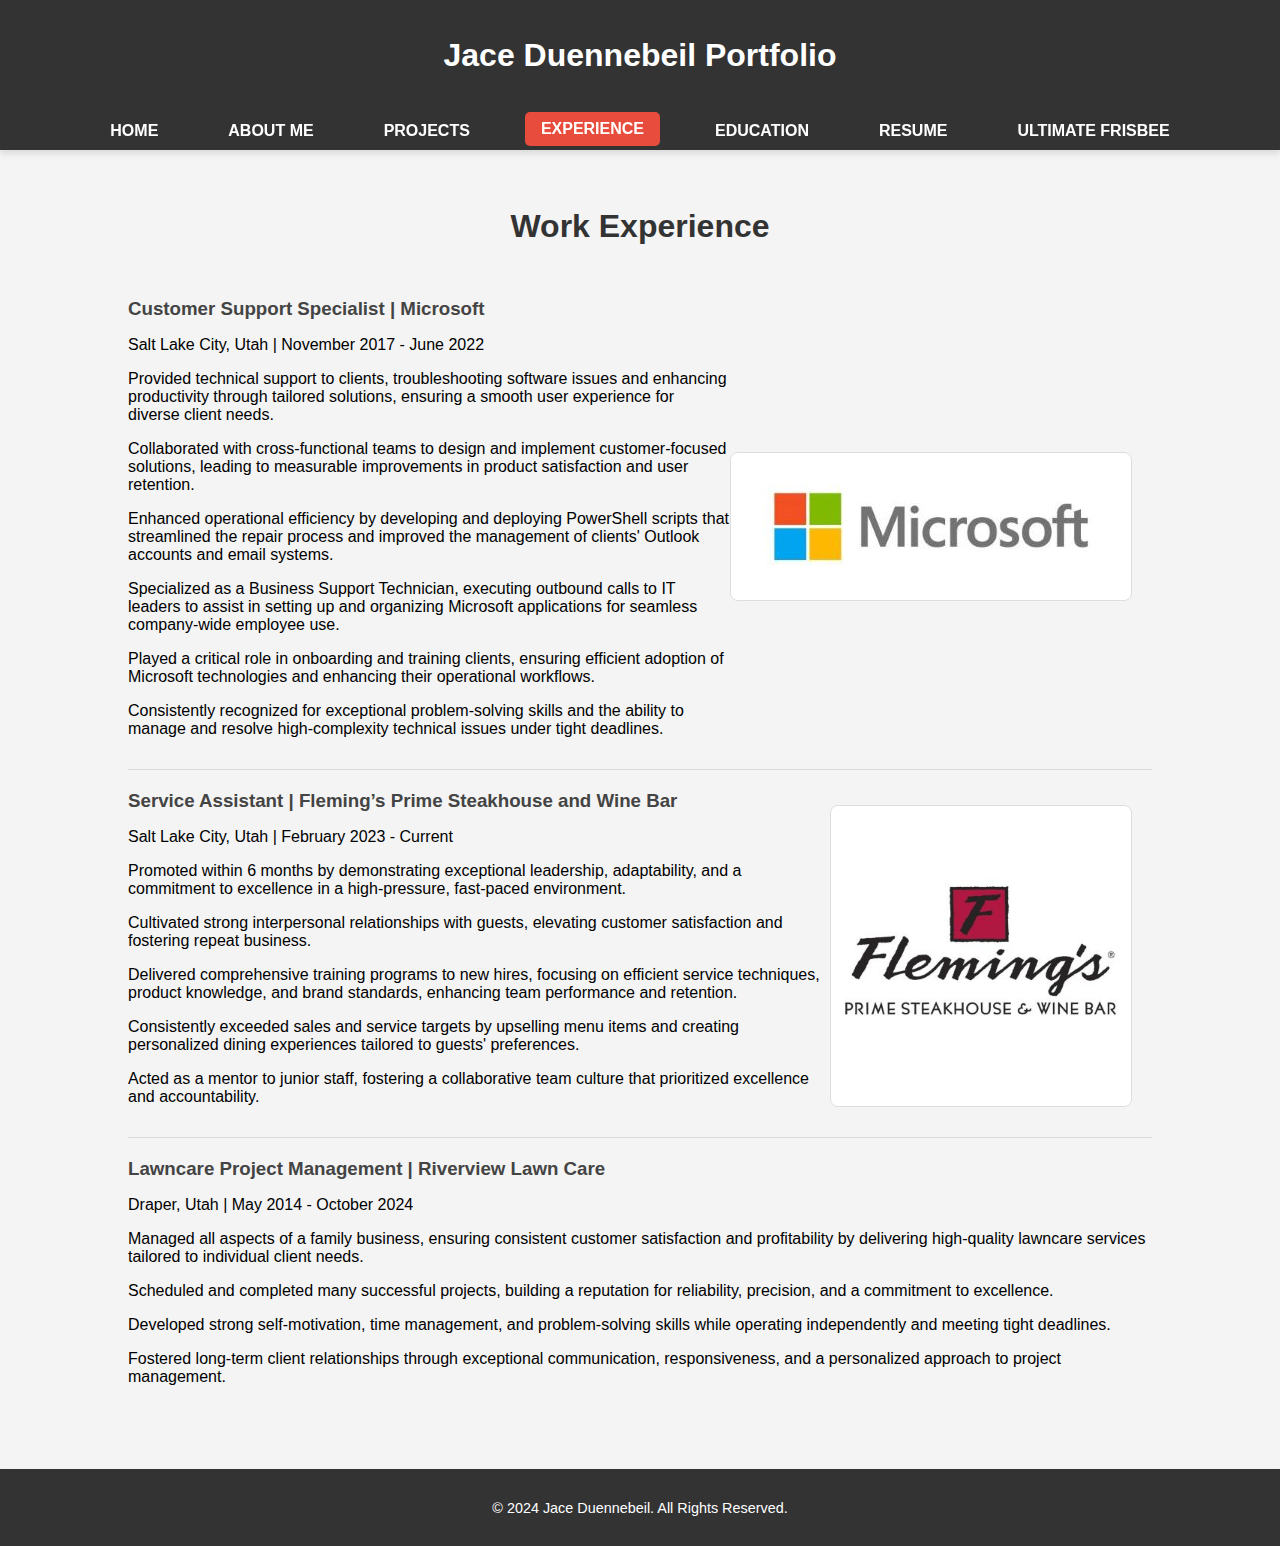
<file: experience.html>
<!DOCTYPE html>
<html lang="en">
<head>
    <meta charset="UTF-8">
    <meta name="viewport" content="width=device-width, initial-scale=1.0">
    <title>Experience | Jace Duennebeil</title>
    <link rel="stylesheet" href="styles.css">
</head>
<body>
    <header>
        <h1>Jace Duennebeil Portfolio</h1>
    </header>
    
    <nav>
        <ul>
            <li><a href="index.html">Home</a></li>
            <li><a href="about.html">About Me</a></li>
            <li><a href="projects.html">Projects</a></li>
            <li><a href="experience.html" class="active">Experience</a></li>
            <li><a href="education.html">Education</a></li>
            <li><a href="resume.html">Resume</a></li>
            <li><a href="frisbee.html">Ultimate Frisbee</a></li>
        </ul>
    </nav>

    <div class="container">
        <section id="experience" class="experience">
            <h2 class="page-title">Work Experience</h2>
            
            <div class="job">
                <div class="job-info">
                    <h3>Customer Support Specialist | Microsoft</h3>
                    <p>Salt Lake City, Utah | November 2017 - June 2022</p>
                    <p>Provided technical support to clients, troubleshooting software issues and enhancing productivity through tailored solutions, 
                        ensuring a smooth user experience for diverse client needs.</p>
                    <p>Collaborated with cross-functional teams to design and implement customer-focused solutions, leading to measurable improvements 
                        in product satisfaction and user retention.</p>
                    <p>Enhanced operational efficiency by developing and deploying PowerShell scripts that streamlined the repair process and improved 
                        the management of clients' Outlook accounts and email systems.</p>
                    <p>Specialized as a Business Support Technician, executing outbound calls to IT leaders to assist in setting up and organizing 
                        Microsoft applications for seamless company-wide employee use.</p>
                    <p>Played a critical role in onboarding and training clients, ensuring efficient adoption of Microsoft technologies and enhancing 
                        their operational workflows.</p>
                    <p>Consistently recognized for exceptional problem-solving skills and the ability to manage and resolve high-complexity technical 
                        issues under tight deadlines.</p>
                </div>
                <img src="sources/microsoftlogo.jpg" alt="Microsoft Logo" class="microsoft-job-img">
            </div>
            
            <div class="job">
                <div class="job-info">
                    <h3>Service Assistant | Fleming’s Prime Steakhouse and Wine Bar</h3>
                    <p>Salt Lake City, Utah | February 2023 - Current</p>
                    <p>Promoted within 6 months by demonstrating exceptional leadership, adaptability, and a commitment to excellence in a high-pressure, fast-paced environment.</p>
                    <p>Cultivated strong interpersonal relationships with guests, elevating customer satisfaction and fostering repeat business.</p>
                    <p>Delivered comprehensive training programs to new hires, focusing on efficient service techniques, product knowledge, and brand standards, enhancing team performance and retention.</p>
                    <p>Consistently exceeded sales and service targets by upselling menu items and creating personalized dining experiences tailored to guests' preferences.</p>
                    <p>Acted as a mentor to junior staff, fostering a collaborative team culture that prioritized excellence and accountability.</p>
                </div>
                <img src="sources/flemingslogo.jpg" alt="Fleming's Logo" class="flemings-job-img">
            </div>

            <div class="job">
                <div class="job-info">
                    <h3>Lawncare Project Management | Riverview Lawn Care</h3>
                    <p>Draper, Utah | May 2014 - October 2024</p>
                    <p>Managed all aspects of a family business, ensuring consistent customer satisfaction and profitability 
                        by delivering high-quality lawncare services tailored to individual client needs.</p>
                    <p>Scheduled and completed many successful projects, building a reputation for reliability, precision, 
                        and a commitment to excellence.</p>
                    <p>Developed strong self-motivation, time management, and problem-solving skills while operating independently 
                        and meeting tight deadlines.</p>
                    <p>Fostered long-term client relationships through exceptional communication, responsiveness, and a personalized 
                        approach to project management.</p>
                </div>
            </div>
            
        </section>
    </div>

    <footer>
        <p>&copy; 2024 Jace Duennebeil. All Rights Reserved.</p>
    </footer>
</body>
</html>
</file>
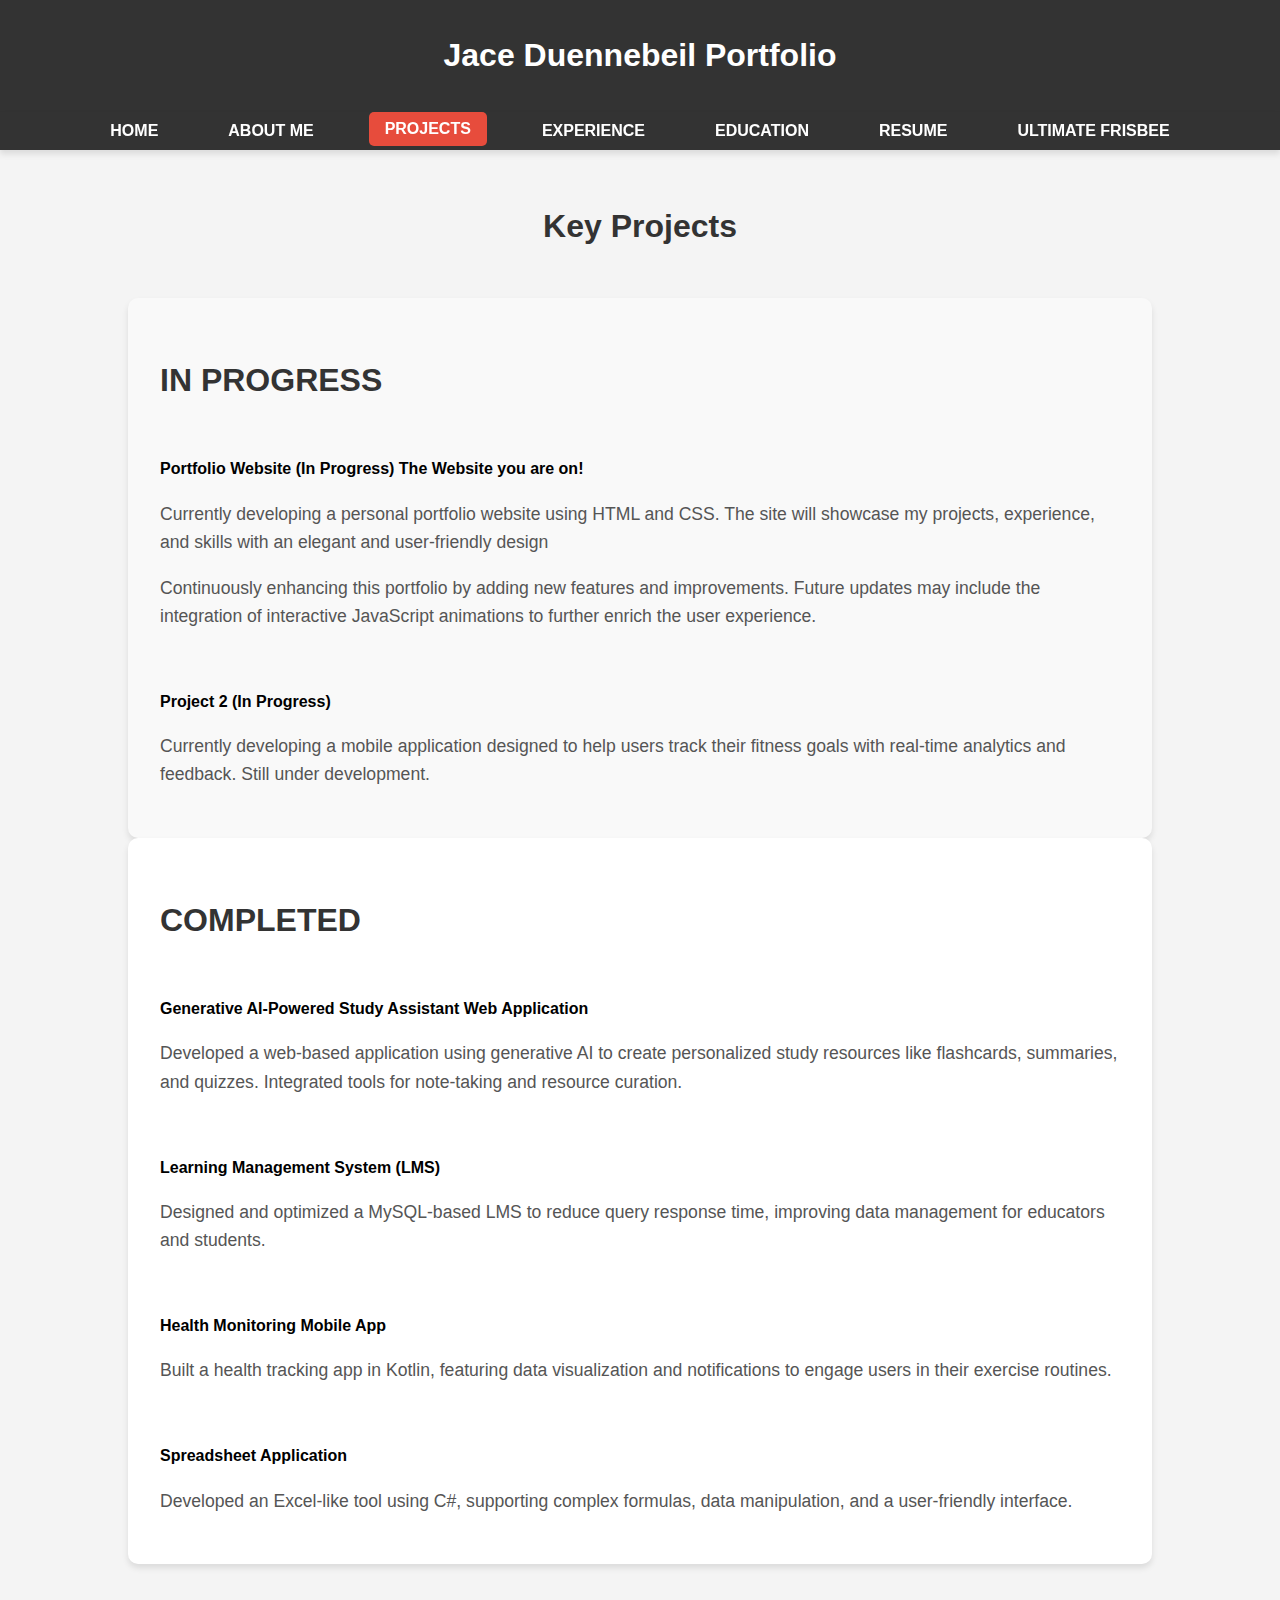
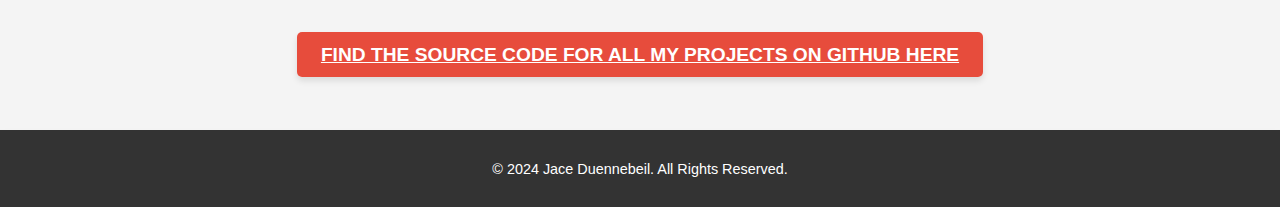
<file: projects.html>
<!DOCTYPE html>
<html lang="en">
<head>
    <meta charset="UTF-8">
    <meta name="viewport" content="width=device-width, initial-scale=1.0">
    <title>Projects | Jace Duennebeil</title>
    <link rel="stylesheet" href="styles.css">
</head>
<body>
    <header>
        <h1>Jace Duennebeil Portfolio</h1>
    </header>
    
    <nav>
        <ul>
            <li><a href="index.html">Home</a></li>
            <li><a href="about.html">About Me</a></li>
            <li><a href="projects.html" class="active">Projects</a></li>
            <li><a href="experience.html">Experience</a></li>
            <li><a href="education.html">Education</a></li>
            <li><a href="resume.html">Resume</a></li>
            <li><a href="frisbee.html">Ultimate Frisbee</a></li>
        </ul>
    </nav>

    <div class="container">
        <section id="projects" class="projects">
            <h2 class="page-title">Key Projects</h2>

            <!-- In Progress Projects -->
            <div class="in-progress-projects">
                <h3>In Progress</h3>
                <div class="project-item">
                    <h4>Portfolio Website (In Progress) The Website you are on!</h4>

                    <p>
                        Currently developing a personal portfolio website using HTML and CSS. The site will showcase my projects, 
                        experience, and skills with an elegant and user-friendly design
                    </p>
                    <p>
                        Continuously enhancing this portfolio by adding new features and improvements. Future updates may include 
                        the integration of interactive JavaScript animations to further enrich the user experience.
                    </p>

                </div>
                <div class="project-item">
                    <h4>Project 2 (In Progress)</h4>
                    
                    <p>
                        Currently developing a mobile application designed to help users track their fitness goals with real-time 
                        analytics and feedback. Still under development.
                    </p>
                </div>
            </div>

            <!-- Completed Projects -->
            <div class="completed-projects">
                <h3>Completed</h3>
                <div class="project-item">
                    <h4>Generative AI-Powered Study Assistant Web Application</h4>

                    <p>
                        Developed a web-based application using generative AI to create personalized study resources like flashcards, summaries, and quizzes. 
                        Integrated tools for note-taking and resource curation.
                    </p>
                </div>

                <div class="project-item">
                    <h4>Learning Management System (LMS)</h4>

                    <p>
                        Designed and optimized a MySQL-based LMS to reduce query response time, improving data management for educators and students.
                    </p>
                </div>

                <div class="project-item">
                    <h4>Health Monitoring Mobile App</h4>

                    <p>
                        Built a health tracking app in Kotlin, featuring data visualization and notifications to engage users in their exercise routines.
                    </p>
                </div>

                <div class="project-item">
                    <h4>Spreadsheet Application</h4>

                    <p>
                        Developed an Excel-like tool using C#, supporting complex formulas, data manipulation, and a user-friendly interface.
                    </p>
                </div>
            </div>

            <!-- GitHub Link Section -->
            <div class="github-button-container">
                <a href="https://github.com/jacepd" target="_blank" class="github-button">Find the source code for all my projects on GitHub HERE</a>
            </div>
        </section>
    </div>

    <footer>
        <p>&copy; 2024 Jace Duennebeil. All Rights Reserved.</p>
    </footer>
</body>
</html>
</file>
<file: styles.css>
/* Global styles to ensure consistency across all pages */
html, body {
    height: 100%;
    margin: 0;
    font-family: 'Roboto', sans-serif; /* Consistent modern font */
    background-color: #f4f4f4; /* Light background for the entire page */
    display: flex;
    flex-direction: column;
}

/* Common header and footer for all pages */
header, footer {
    width: 100%;
    background-color: #333;
    color: white;
    text-align: center;
    padding: 1rem 0;
    box-shadow: 0 4px 6px rgba(0, 0, 0, 0.1);
}

/* Common Container Styling */
.container {
    flex: 1;
    width: 80%;
    margin: 0 auto;
    padding: 2rem 0;
}

/* Home Page Specific Styles */
.home-container {
    flex: 1;
    display: flex;
    justify-content: center;
    align-items: center;
    flex-direction: column;
    text-align: center;
    background: linear-gradient(135deg, #2112f3, #e74c3c); /* Gradient background for home page */
    padding: 50px 20px;
}

.home-container h1 {
    font-size: 4rem;
    color: white;
    margin-bottom: 1rem;
}

.home-container p {
    font-size: 1.5rem;
    color: white;
    font-weight: 300;
}

/* Navigation Bar Styling */
nav ul {
    display: flex;
    justify-content: center;
    list-style: none;
    background-color: #333;
    margin: 0;
    padding: 0;
    position: sticky;
    top: 0;
    z-index: 1000;
    box-shadow: 0 4px 6px rgba(0, 0, 0, 0.1);
}

nav ul li {
    margin: 0 20px;
}

nav ul li a {
    color: white;
    text-decoration: none;
    padding: 10px 15px;
    display: block;
    font-weight: bold;
    text-transform: uppercase;
}

nav ul li a:hover {
    background-color: #e74c3c;
    border-radius: 5px;
}

/* Active Link Style */
nav ul li a.active {
    background-color: #e74c3c; /* Match the hover color */
    border-radius: 5px;
    color: white; /* Ensure text color stays white */
    font-weight: bold; /* Make it stand out */
}

/* Footer Style */
footer {
    margin-top: auto;
}

footer p {
    font-size: 0.9rem;
}

/* Footer Links */
footer a {
    color: white;
    text-decoration: none;
    font-weight: bold;
}

footer a:hover {
    text-decoration: underline;
}

.page-title {
    font-size: 2.0rem;
    color: #333;
    text-align: center;
    margin-bottom: 3.3rem;
}

.about-section {
    background: #ffffff;
    border-radius: 10px;
    box-shadow: 0 4px 15px rgba(0, 0, 0, 0.1);
    padding: 2rem;
    margin-top: 2rem;
}

.about-image {
    text-align: center; /* Centers the image horizontally */
    margin-bottom: 2rem; /* Adds spacing between image and text */
}

.about-image img {
    width: 600px;
    height: auto;
    border-radius: 15px;
    box-shadow: 0 6px 15px rgba(0, 0, 0, 0.15);
    transition: transform 0.3s ease, box-shadow 0.3s ease;
}

.about-text {
    line-height: 1.8;
    font-size: 1rem;
    color: #444;
}

.about-text p {
    margin-bottom: 1.5rem;
}

.about-text p:first-child {
    font-size: 1.1rem;
    font-weight: bold;
    color: #222;
}


/* Style for the Resume Section */
.resume-section embed {
    width: 100%; /* Take full width of the container */
    height: 1100px; /* Increased height to display more of the PDF */
}

/* Style for the Resume Image */
.resume-section img {
    width: 100%; /* Adjust to fit the container */
    max-width: 800px; /* Max width to prevent stretching too far */
    height: auto; /* Maintain aspect ratio */
    display: block; /* Remove space below the image */
    margin: 20px 0; /* Add some space around the image */
}

/* Container for resume section */
.resume-section {
    display: flex;
    flex-direction: column; /* Align button above the image */
    align-items: center; /* Center both the button and the image */
    gap: 1rem; /* Add space between button and image */
}

.resume-image {
    width: 100%; 
    max-width: 500px; /* Limit image size */
    border-radius: 10px; /* Rounded corners */
    box-shadow: 0 4px 6px rgba(0, 0, 0, 0.1); /* Add slight shadow */
}

/* Style the download button */
.download-button {
    background-color: #e74c3c; /* Primary color for button */
    color: #fff; /* White text color */
    font-size: 1.2rem; /* Slightly larger text */
    padding: 0.75rem 1.5rem; /* Space around text */
    border: none; /* Remove border */
    border-radius: 5px; /* Rounded corners */
    cursor: pointer; /* Pointer cursor on hover */
    text-transform: uppercase; /* Make the text uppercase */
    font-weight: bold; /* Make text bold */
    transition: background-color 0.3s, transform 0.2s; /* Smooth transitions */
    box-shadow: 0 4px 6px rgba(0, 0, 0, 0.1); /* Shadow for a 3D effect */
}

.download-button:hover {
    background-color: #c0392b; /* Darker shade on hover */
    transform: translateY(-3px); /* Lift button up slightly on hover */
}

.download-button:active {
    transform: translateY(2px); /* Button "press" effect */
}

.frisbee-info h3, 
.highlight-video h3, 
.frisbee-gallery h3 {
    font-size: 2rem;
    margin-bottom: 1rem;
    color: #333;
    text-transform: uppercase;
}

.frisbee-info p {
    font-size: 1.1rem;
    line-height: 1.6;
    margin-bottom: 1rem;
    color: #555;
}

/* Highlight Video Section */
.video-container {
    display: flex;
    justify-content: center;
    margin-bottom: 2rem;
}

.video-container iframe {
    width: 100%;
    max-width: 560px;
    height: 315px;
    border-radius: 10px;
    box-shadow: 0 4px 6px rgba(0, 0, 0, 0.1);
}

/* Image Gallery */
.frisbee-gallery {
    text-align: center;
    margin-top: 2rem;
}

.frisbee-gallery .gallery {
    display: flex;
    flex-wrap: wrap;
    justify-content: center;
    gap: 1rem;
}

.frisbee-image {
    width: auto;
    height: 100%;
    display: block;
    border-radius: 10px;
    box-shadow: 0 4px 6px rgba(0, 0, 0, 0.1);
    transition: transform 0.3s ease-in-out;
}

.frisbee-image:hover {
    transform: scale(1.05);
}

/* Active Link Highlight */
nav ul li a.active {
    background-color: #e74c3c;
    color: white !important;
    border-radius: 5px;
    padding: 0.5rem 1rem;
}

/* Overall Page Layout */
.frisbee-container {
    padding: 2rem 0;
    text-align: center;
}

.frisbee-section {
    margin-bottom: 4rem;
    text-align: center;
}

.frisbee-section h1 {
    font-size: 2rem;
    margin-bottom: 1.5rem;
    text-transform: uppercase;
}

.frisbee-section h2 {
    font-size: 1.5rem;
    margin-bottom: 1.5rem;
    color: #2906f1;
    text-transform: uppercase;
}

.frisbee-section h6 {
    font-size: 1.5rem;
    margin-bottom: 1.5rem;
    margin-top: 4rem;
    color: #2906f1;
    text-transform: uppercase;
}

.frisbee-section h3 {
    font-size: 1.5rem;
    margin-bottom: 1.5rem;
    color: #f808e4;
    text-transform: uppercase;
}

.frisbee-section h4 {
    font-size: 1.5rem;
    margin-bottom: 1.5rem;
    color: #e74c3c;
    text-transform: uppercase;
}

.frisbee-section h5 {
    font-size: 1.7rem;
    margin-bottom: 1.5rem;
    margin-top: 5rem;
    text-transform: uppercase;
}

.frisbee-section p {
    font-size: 1.1rem;
    line-height: 1.6;
    margin-bottom: 2rem;
    color: #555;
}

/* Video Section */
.video-container {
    display: flex;
    justify-content: center;
    margin-bottom: 2rem;
}

.video-container iframe {
    width: 100%;
    max-width: 900px;
    height: 506px;
    border-radius: 10px;
    box-shadow: 0 4px 6px rgba(0, 0, 0, 0.1);
}

/* Image Gallery */
.gallery {
    display: flex;
    flex-wrap: wrap;
    justify-content: center;
    gap: 1rem;
}

.frisbee-image-horizontal {
    width: 500px;
    max-width: 500px;
    height: 300px;
    border-radius: 10px;
    box-shadow: 0 4px 6px rgba(0, 0, 0, 0.1);
    transition: transform 0.3s ease-in-out;
}

.frisbee-image-vertical {
    width: 100%;
    max-width: 300px;
    height: auto;
    border-radius: 10px;
    box-shadow: 0 4px 6px rgba(0, 0, 0, 0.1);
    transition: transform 0.3s ease-in-out;
}

.frisbee-poster {
    width: 40%; /* Set width to 80% of the container */
    height: auto; /* Maintain aspect ratio */
    margin-top: 20px;
    margin-right: 50px;
    margin-bottom: 10px;
    margin-left: 30px;
    border: 5px solid #fff; /* Add white border around the image */
    border-radius: 15px; /* Rounded corners */
    box-shadow: 0 4px 8px rgba(0, 0, 0, 0.2); /* Soft shadow for depth */
    transition: transform 0.3s, opacity 0.3s; /* Smooth transition for hover effect */
}

/* Projects Page Specific Styles */
.projects-container {
    display: flex;
    flex-direction: column;
    gap: 2rem;
    padding: 2rem 0;
    text-align: center;
}

/* Section for Completed Projects */
.completed-projects {
    display: flex;
    flex-direction: column;
    gap: 1.5rem;
    background-color: #fff;
    padding: 2rem;
    box-shadow: 0 4px 6px rgba(0, 0, 0, 0.1);
    border-radius: 10px;
}

.completed-projects h3 {
    font-size: 2rem;
    margin-bottom: 1rem;
    color: #333;
    text-transform: uppercase;
}

.completed-projects p {
    font-size: 1.1rem;
    line-height: 1.6;
    color: #555;
}

/* Section for In-Progress Projects */
.in-progress-projects {
    display: flex;
    flex-direction: column;
    gap: 1.5rem;
    background-color: #f9f9f9;
    padding: 2rem;
    box-shadow: 0 4px 6px rgba(0, 0, 0, 0.1);
    border-radius: 10px;
}

.in-progress-projects h3 {
    font-size: 2rem;
    margin-bottom: 1rem;
    color: #333;
    text-transform: uppercase;
}

.in-progress-projects p {
    font-size: 1.1rem;
    line-height: 1.6;
    color: #555;
}

/* Style the download button */
.github-button {
    background-color: #e74c3c; /* Primary color for button */
    color: #fff; /* White text color */
    font-size: 1.2rem; /* Slightly larger text */
    padding: 0.75rem 1.5rem; /* Space around text */
    border: none; /* Remove border */
    border-radius: 5px; /* Rounded corners */
    cursor: pointer; /* Pointer cursor on hover */
    text-transform: uppercase; /* Make the text uppercase */
    font-weight: bold; /* Make text bold */
    transition: background-color 0.3s, transform 0.2s; /* Smooth transitions */
    box-shadow: 0 4px 6px rgba(0, 0, 0, 0.1); /* Shadow for a 3D effect */
}

.github-button-container {
    padding: 2rem 0;
    text-align: center;
    margin-top: 3rem;
}

.job {
    display: flex;
    align-items: center;
    margin-bottom: 20px;
    border-bottom: 1px solid #ddd;
    padding-bottom: 15px;
}

.job:last-child {
    border-bottom: none;
}

.microsoft-job-img {
    width: auto;
    height: auto;
    object-fit: cover;
    margin-right: 20px;
    border-radius: 8px;
    border: 1px solid #ddd;
}

.flemings-job-img {
    width: auto;
    height: 300px;
    object-fit: cover;
    margin-right: 20px;
    border-radius: 8px;
    border: 1px solid #ddd;
}

.job-info h3 {
    margin: 0 0 5px 0;
    color: #444;
}

.education-container {
    display: flex;
    flex-direction: column;
    align-items: center; /* Horizontally center the content */
    justify-content: flex-start; /* Start content near the top */
    padding: 20px 10px; /* Adjust padding for a balanced layout */
    box-sizing: border-box; /* Include padding in the size calculations */
    text-align: center;
    font-size: 1.5rem;
}


/* Other specific styles remain unchanged */
.education {
    max-width: 800px;
    margin-bottom: 20px;
    text-align: center;
}

.education-layout {
    display: flex;
    align-items: center;
    justify-content: space-between;
    text-align: left;
    margin-bottom: 10px;
}

.education-text {
    flex: 1;
    margin: 0 20px;
    text-align: center;
}

.vertical {
    width: 25%;
    object-fit: cover;
    border-radius: 10px;
}

.gallery-education {
    display: flex;
    flex-direction: column;
    align-items: center;
}

.horizontal-image {
    margin-top: 20px;
    width: 100%;
    max-width: 800px;
    margin-left: 50px;
    margin-right: 50px;
    border-radius: 10px;
}

.horizontal {
    width: 100%;
    object-fit: cover;
}

.logo {
    width: 50%;
    max-width: 300px;
    height: 50%;
    max-height: 300px;
    object-fit: cover;
}
</file>
